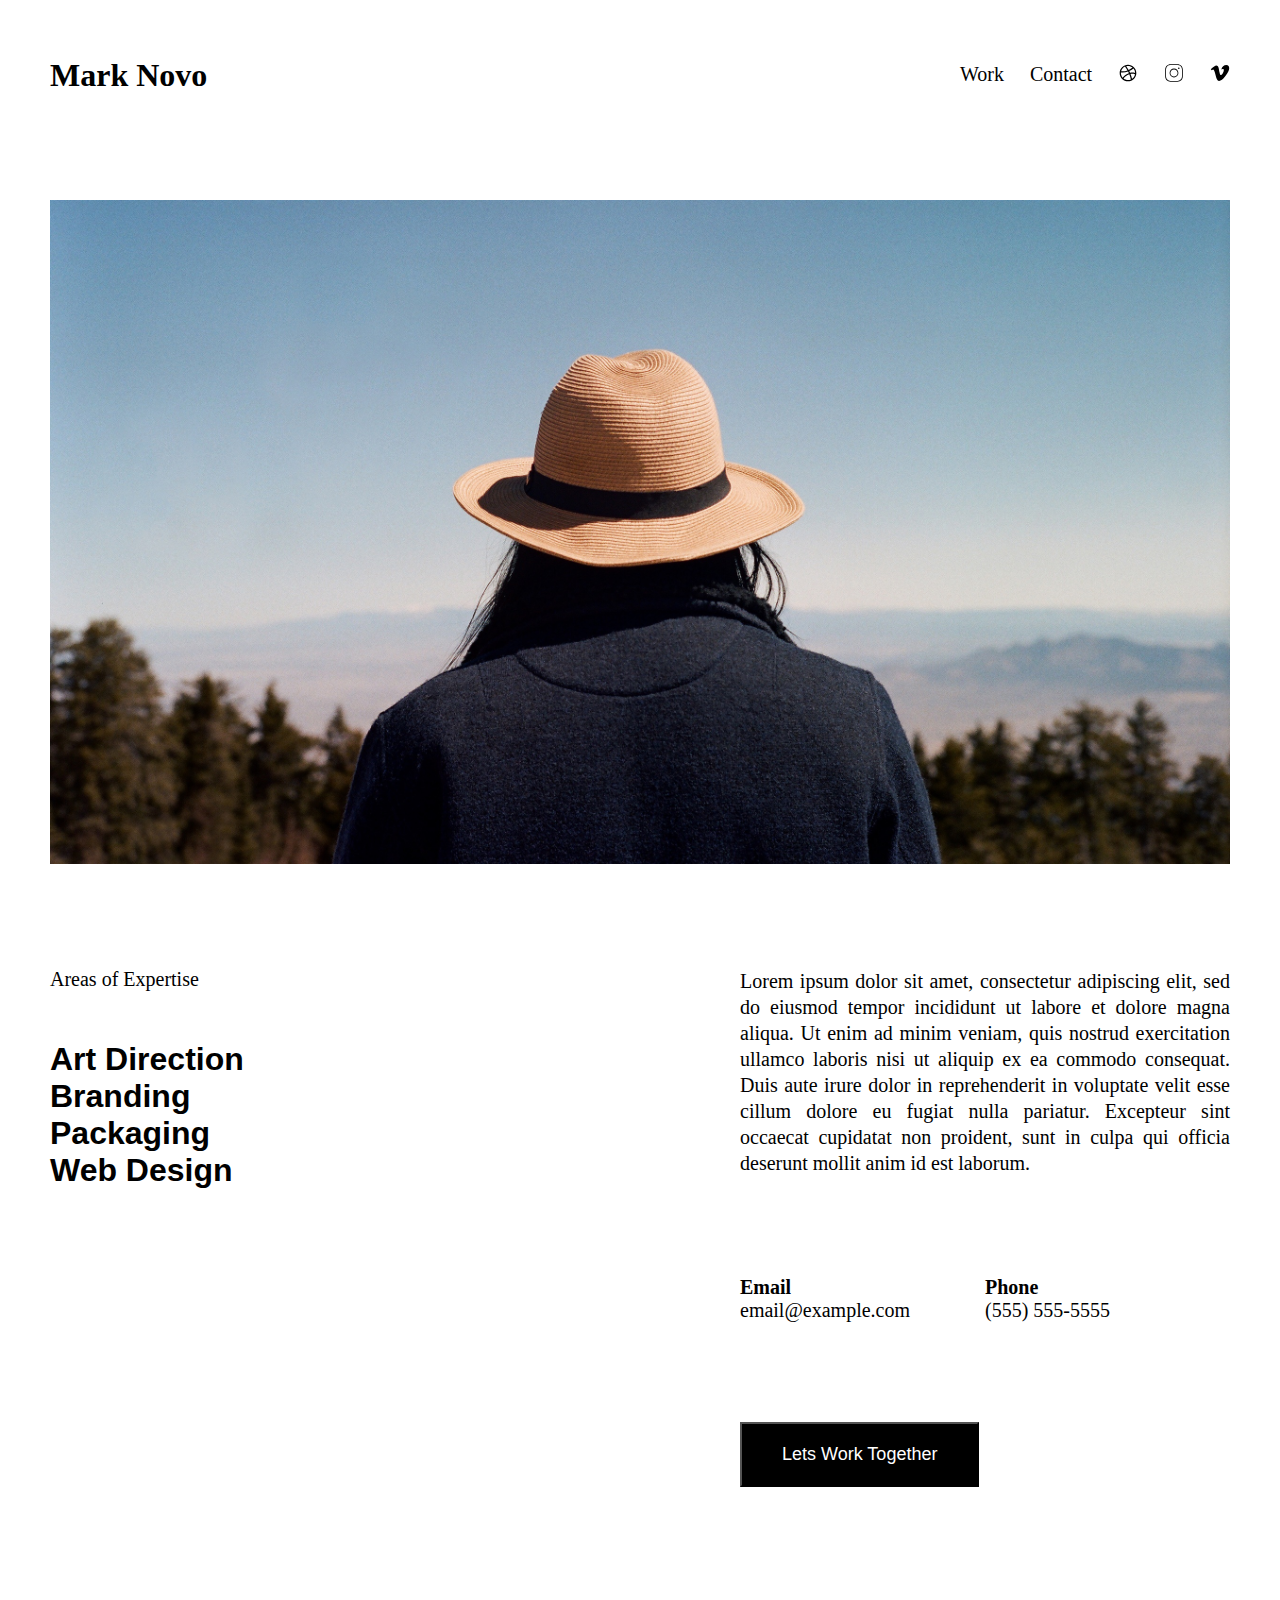
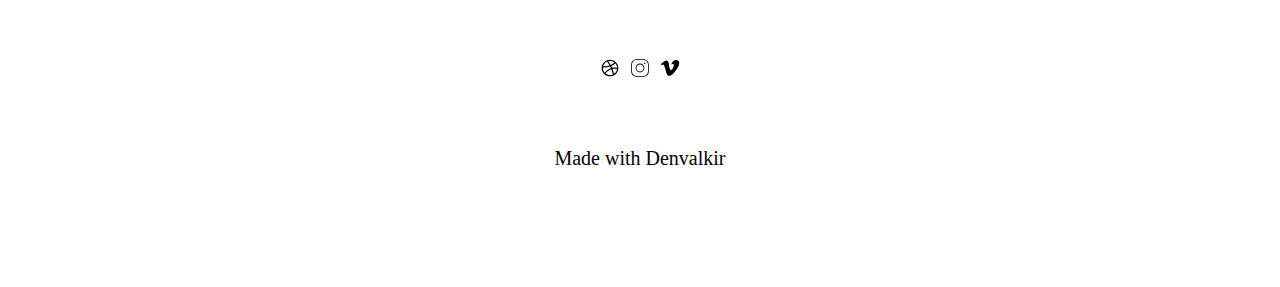
<file: contact.html>
<!DOCTYPE html>
<html lang="ru">
  <head>
    <meta charset="UTF-8" />
    <meta name="viewport" content="width=device-width, initial-scale=1.0" />
    <title>Contact</title>

    <link rel="stylesheet" href="style.css" />
    <link rel="stylesheet" href="header.css" />
    <link rel="stylesheet" href="main.css" />
    <link rel="stylesheet" href="footer.css" />
  </head>
  <body>
    <header class="header">
      <a class="header-logo" href="Mark Novo">Mark Novo</a>
      <nav>
        <ul>
          <div class="header-nav">
            <li><a href="/index.html">Work</a></li>
            <li><a href="/contact.html">Contact</a></li>
            <li>
              <a href="index.html"><img src="images/dribbble.svg" alt="" /></a>
            </li>
            <li>
              <a href="index.html"><img src="images/instagram.svg" alt="" /></a>
            </li>
            <li>
              <a href="index.html"><img src="images/vimeo.svg" alt="" /></a>
            </li>
          </div>
        </ul>
      </nav>
    </header>
    <main>
      <div>
        <div><img src="images/Mark Novo.jpeg" alt="Mark Novo" /></div>
        <div class="content-down-img">
          <div class="left-down-img">
            <div>
              <p class="main-title-p">Areas of Expertise</p>
            </div>
            <div>
              <h2>
                Art Direction<br />Branding<br />Packaging<br />Web Design
              </h2>
            </div>
          </div>
          <div class="right-down-img">
            <div class="description-text">
              <p>
                Lorem ipsum dolor sit amet, consectetur adipiscing elit, sed do
                eiusmod tempor incididunt ut labore et dolore magna aliqua. Ut
                enim ad minim veniam, quis nostrud exercitation ullamco laboris
                nisi ut aliquip ex ea commodo consequat. Duis aute irure dolor
                in reprehenderit in voluptate velit esse cillum dolore eu fugiat
                nulla pariatur. Excepteur sint occaecat cupidatat non proident,
                sunt in culpa qui officia deserunt mollit anim id est laborum.
              </p>
            </div>
            <div>
              <div class="email-phone">
                <div class="email">
                  <h4>Email</h4>
                  <p>email@example.com</p>
                </div>
                <div class="phone">
                  <h4>Phone</h4>
                  <p>(555) 555-5555</p>
                </div>
              </div>
              <div><button>Lets Work Together</button></div>
            </div>
          </div>
        </div>
      </div>
    </main>
    <footer>
      <div>
        <ul>
          <li>
            <a href="http://dribbble.com/squarespace"
              ><img src="images/dribbble.svg" alt="Dribbble"
            /></a>
          </li>
          <li>
            <a href="http://instagram.com/squarespace"
              ><img src="images/instagram.svg" alt="Instagram"
            /></a>
          </li>
          <li>
            <a href="http://vimeo.com/squarespace"
              ><img src="images/vimeo.svg" alt="Vimeo"
            /></a>
          </li>
        </ul>
      </div>
      <div class="made-with">
        <p>Made with <a href="https://github.com/Denvalkir">Denvalkir</a></p>
      </div>
    </footer>
  </body>
</html>
</file>
<file: style.css>
* {
  margin: 0;
  padding: 0;
  box-sizing: border-box;

  --container-padding-x: 50px 50px;
  --header-heigh: 150px;
  --footer-heigh: 350px;
}

a {
  text-decoration: none;
  color: black;

  &:hover {
    text-decoration: underline;
  }
}

img {
  width: 100%;
  object-fit: cover;
}
</file>
<file: header.css>
header img {
  width: 20px;
}

.header {
  padding: var(--container-padding-x);

  display: flex;
  align-items: center;
  justify-content: space-between;
  height: var(--header-heigh);
}

.header-nav li {
  list-style: none;
  display: inline;
}

.header-nav a {
  font-size: 20px;
}

.header-logo {
  font-size: 32px;
  font-weight: 900;
}

.header-nav {
  display: flex;
  justify-content: space-between;
  width: 270px;
}
</file>
<file: main.css>
main .artwork-grid {
  display: grid;
  grid-template-columns: 1fr 1fr;
  gap: 10px;
}

main .artwork {
  position: relative;
  height: 500px;
  transition: 300ms;
}

main .artwork img {
  height: inherit;
}

main .artwork > h2 {
  position: absolute;
  top: 50%;
  left: 50%;
  transform: translate(-50%, -50%);
  opacity: 0;
}

main {
  padding: var(--container-padding-x);
}
main .artwork:hover {
  opacity: 0.8;
  & > h2 {
    opacity: 1;
  }
}

main .content-down-img {
  display: flex;
  justify-content: space-between;
  padding-top: 100px;
}

main .right-down-img {
  width: 50%;
  padding-left: 100px;
}

main .left-down-img {
  width: 50%;
}
main .right-down-img .description-text {
  font-size: 20px;
  text-align: justify;
  line-height: 1.3;
}

main .main-title-p {
  padding-bottom: 50px;
  font-size: 20px;
}

main h2 {
  font-size: 32px;
  font-family: Arial, Helvetica, sans-serif;
}

main .email-phone {
  display: flex;
  padding-top: 100px;
  font-size: 20px;
}

main .email {
  width: 50%;
}

main button {
  margin-top: 100px;
  padding: 20px 40px;
  background-color: black;
  color: white;
  font-size: 18px;
}
</file>
<file: footer.css>
footer li {
  list-style: none;
  padding: 5px;
}

footer ul {
  display: flex;
  justify-content: center;
}

footer .made-with {
  text-align: center;
  padding-top: 60px;
  font-size: 20px;
}

footer img {
  width: 20px;
}

footer {
  padding: var(--container-padding-x);
  height: var(--footer-heigh);
  display: flex;
  flex-direction: column;
  justify-content: center;
}
</file>
